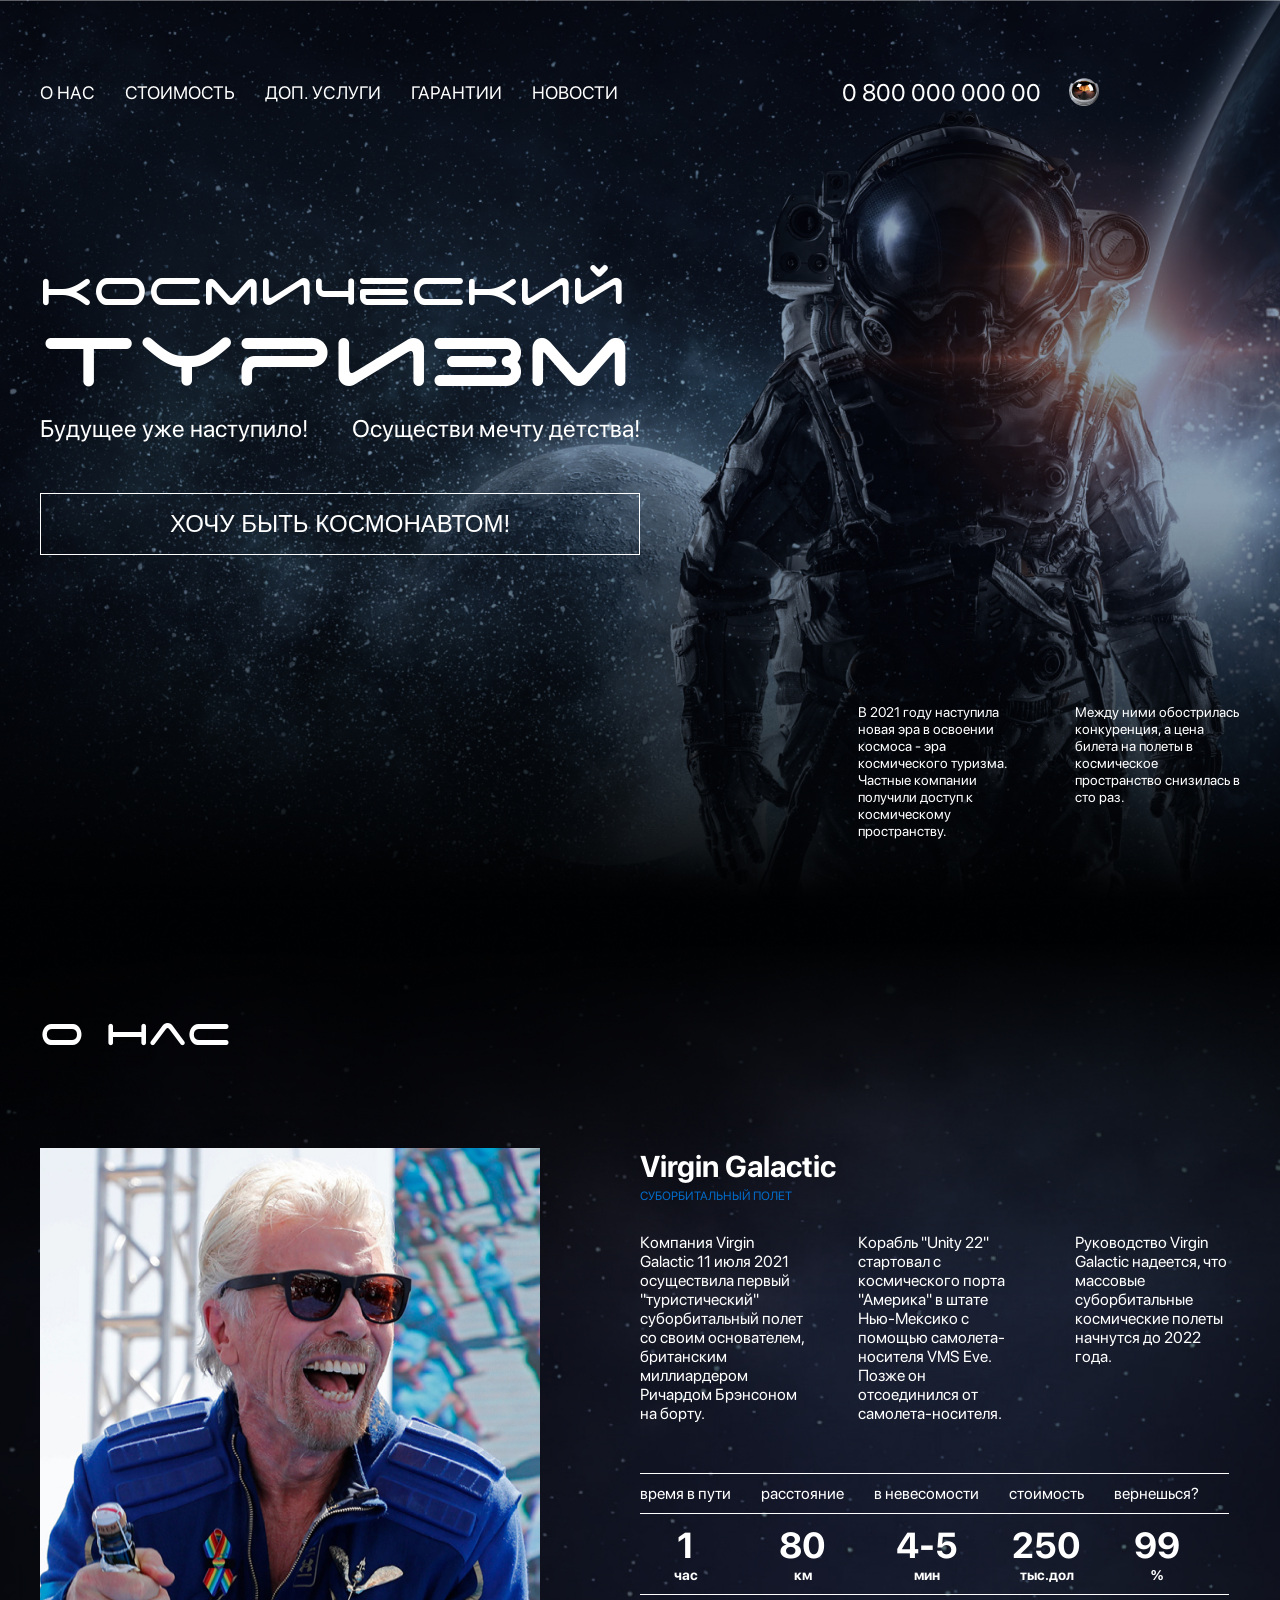
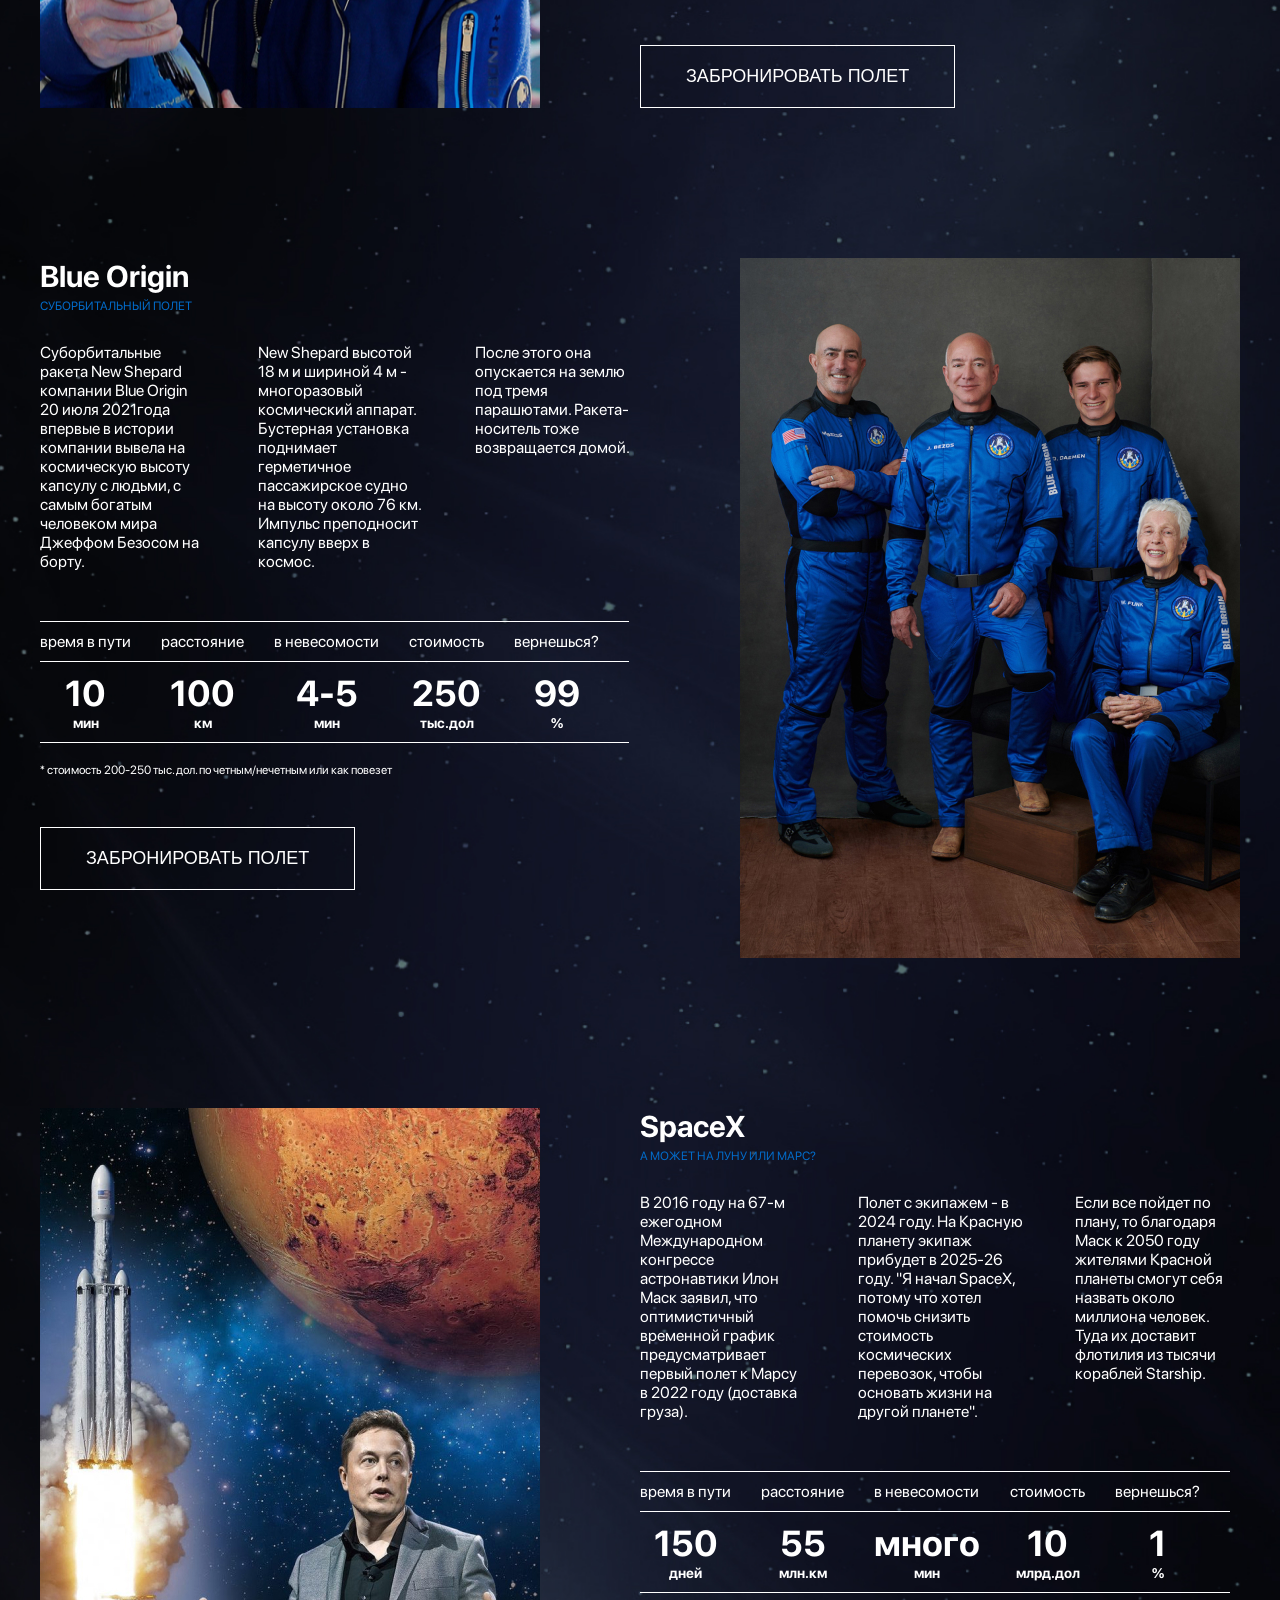
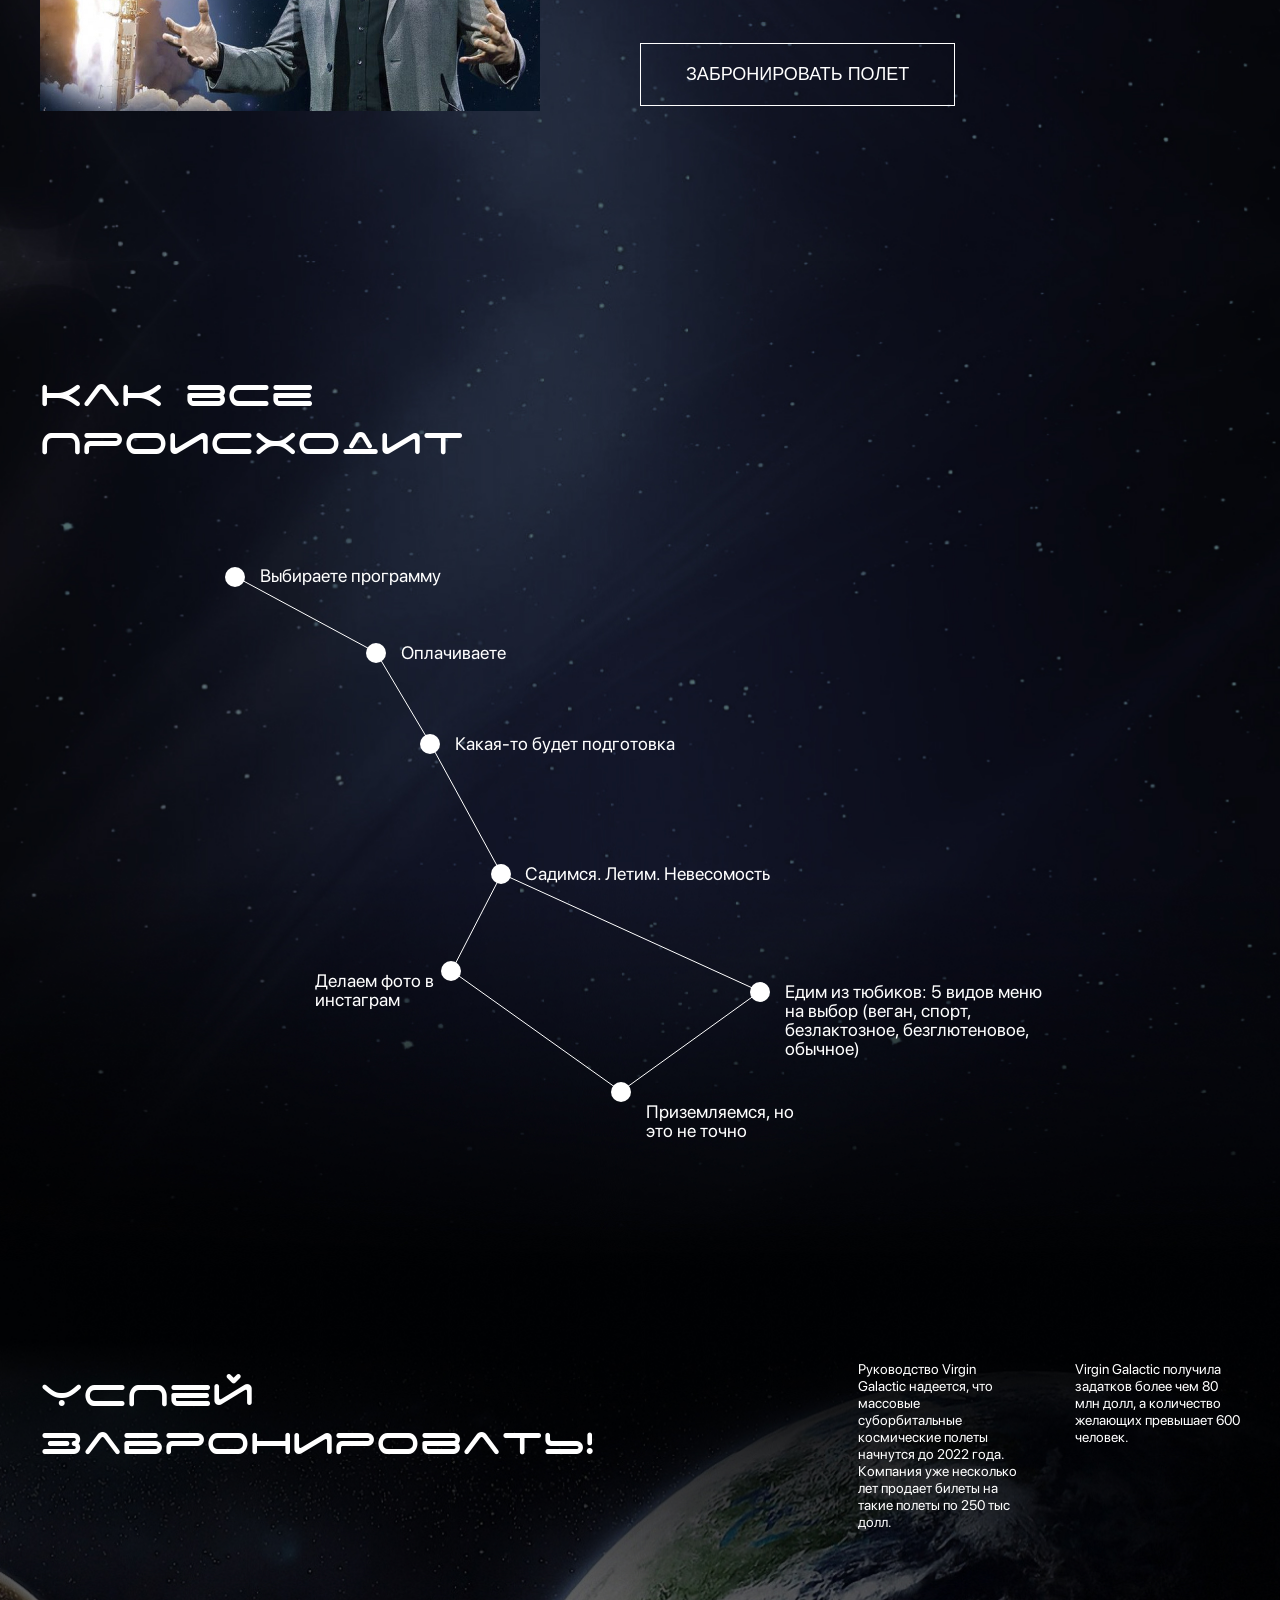
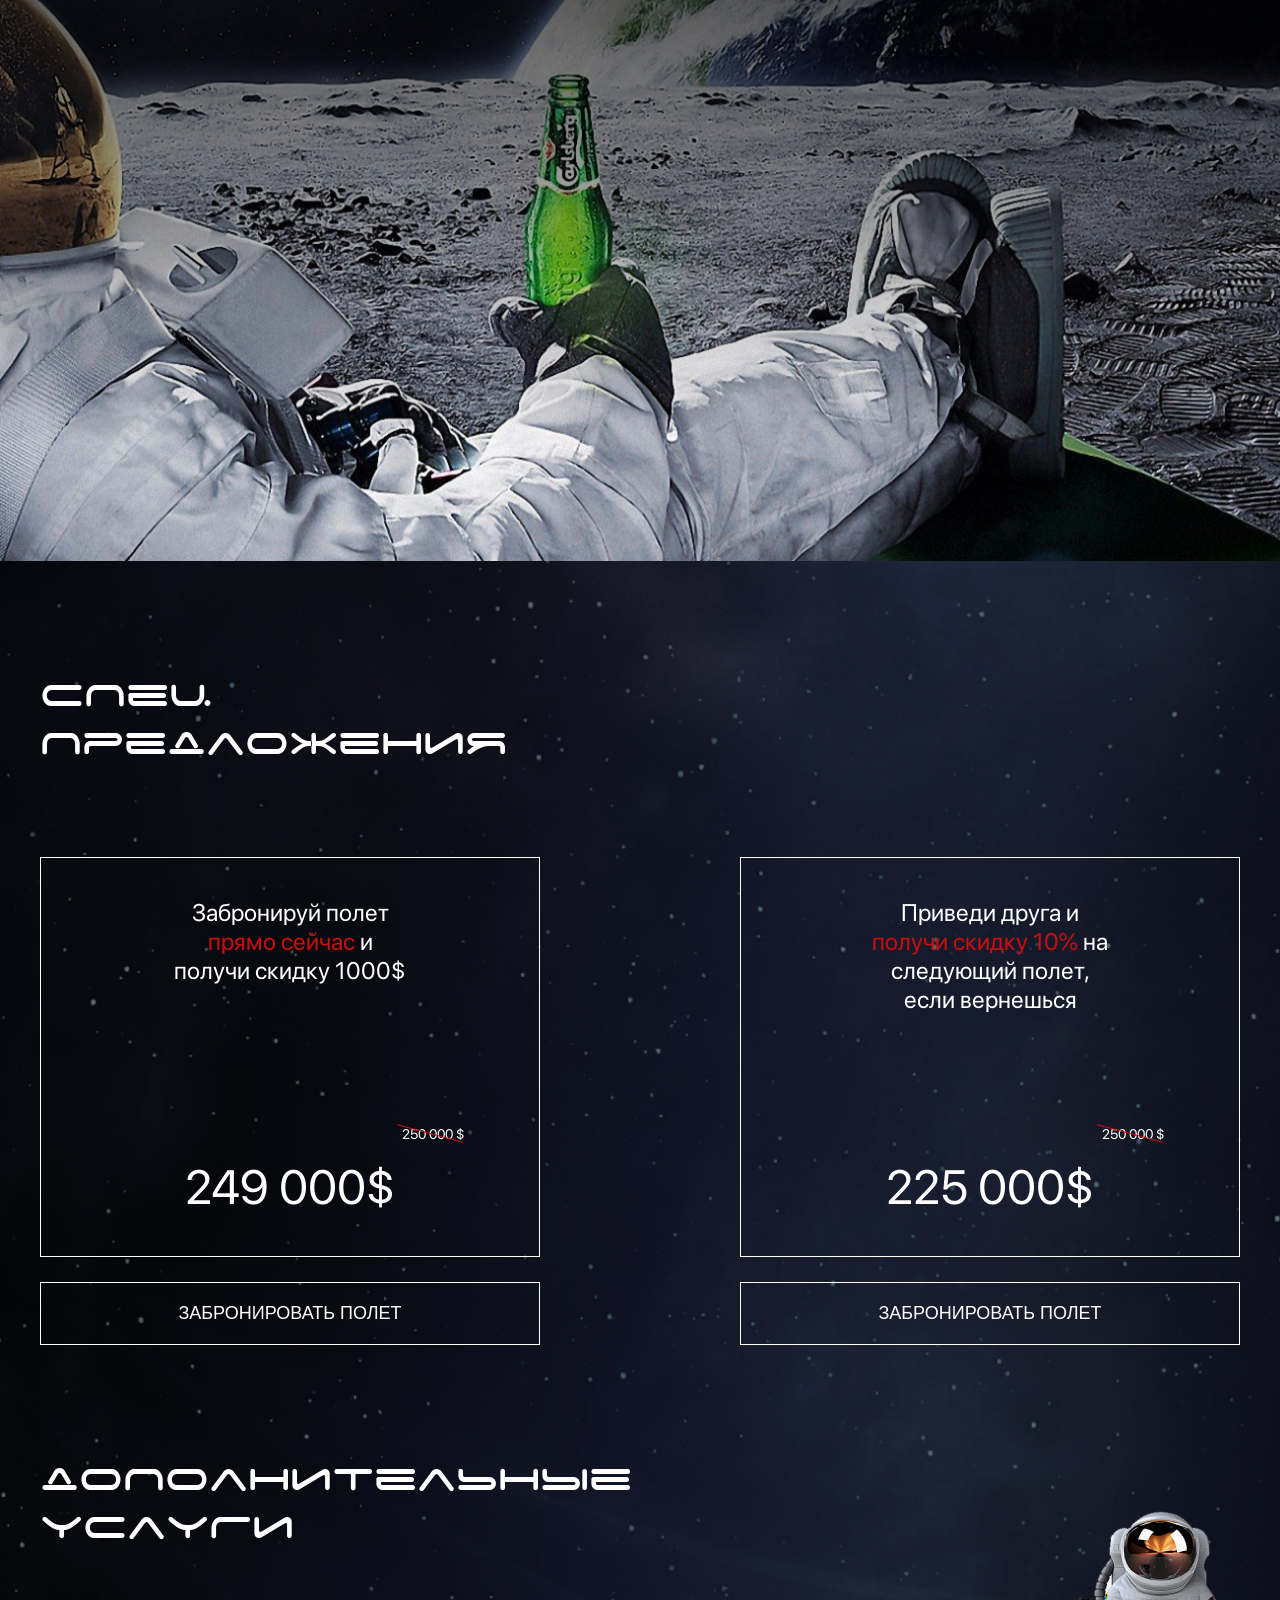
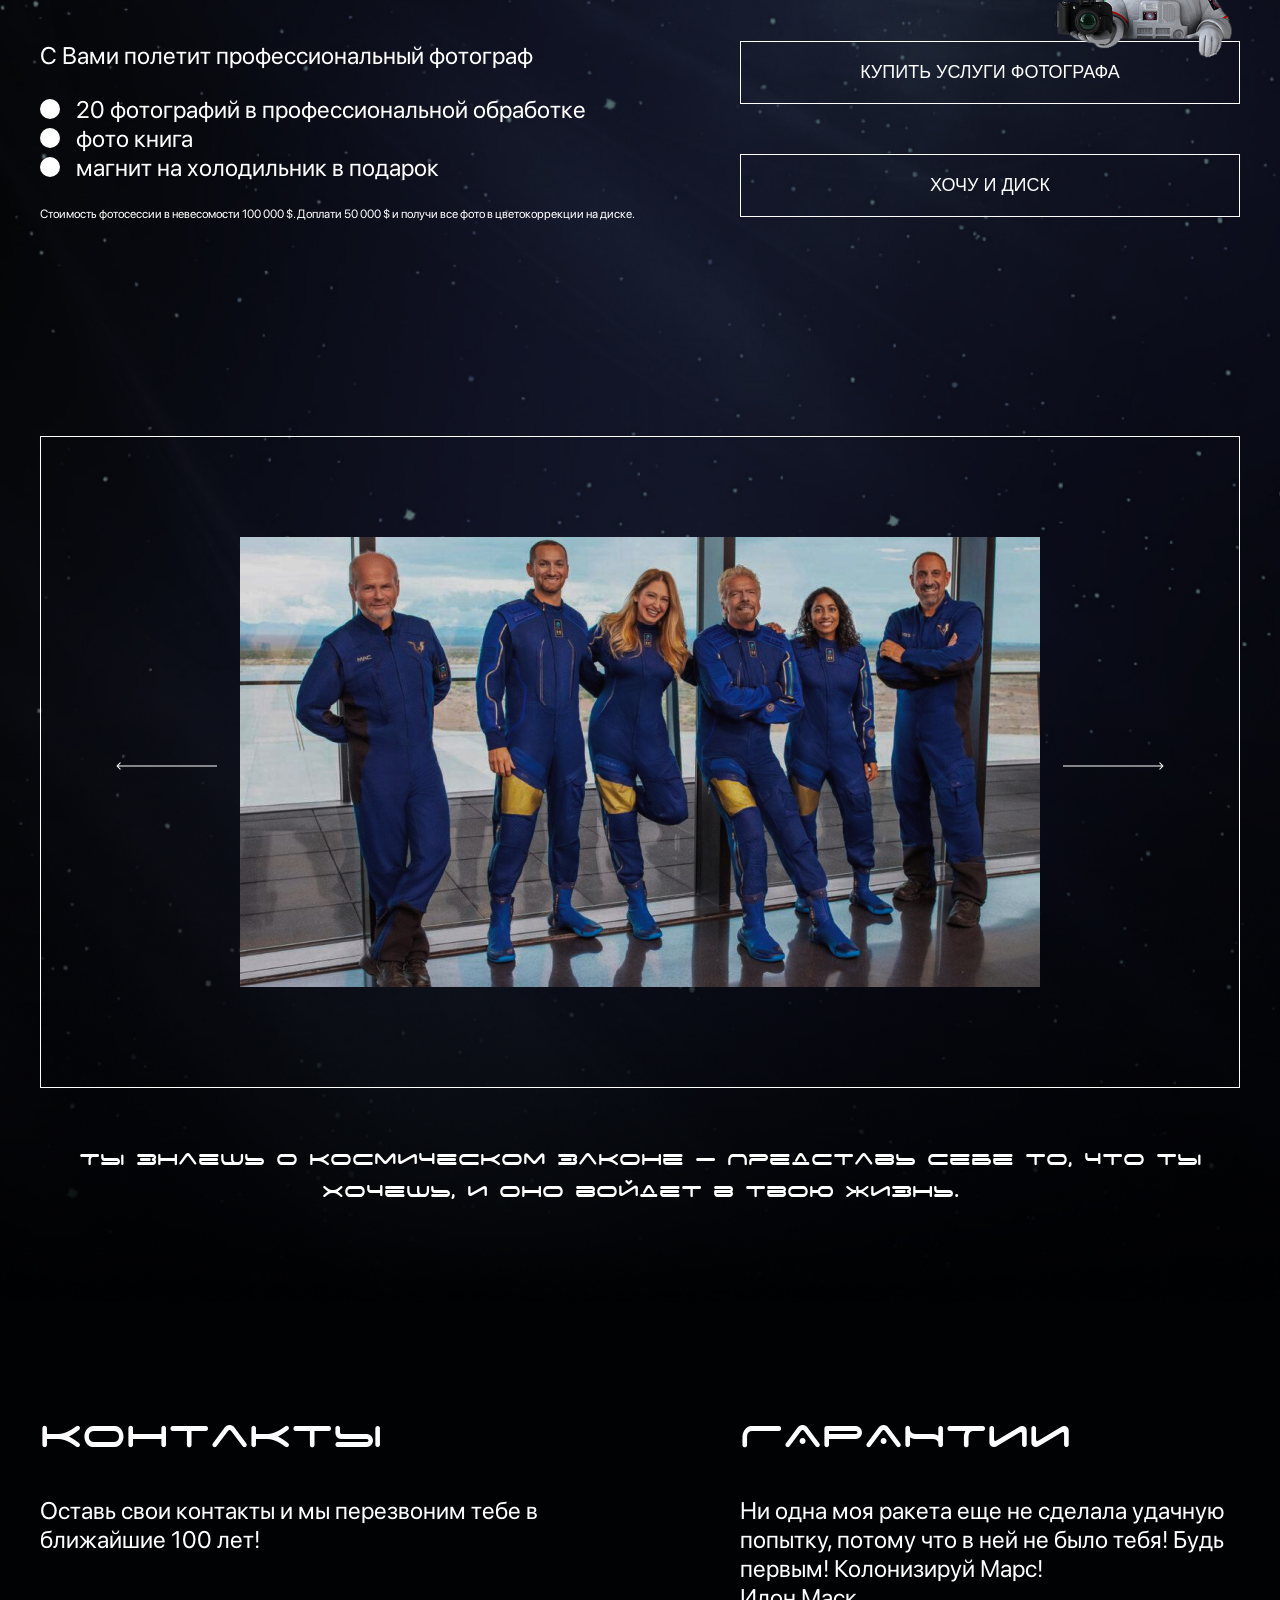
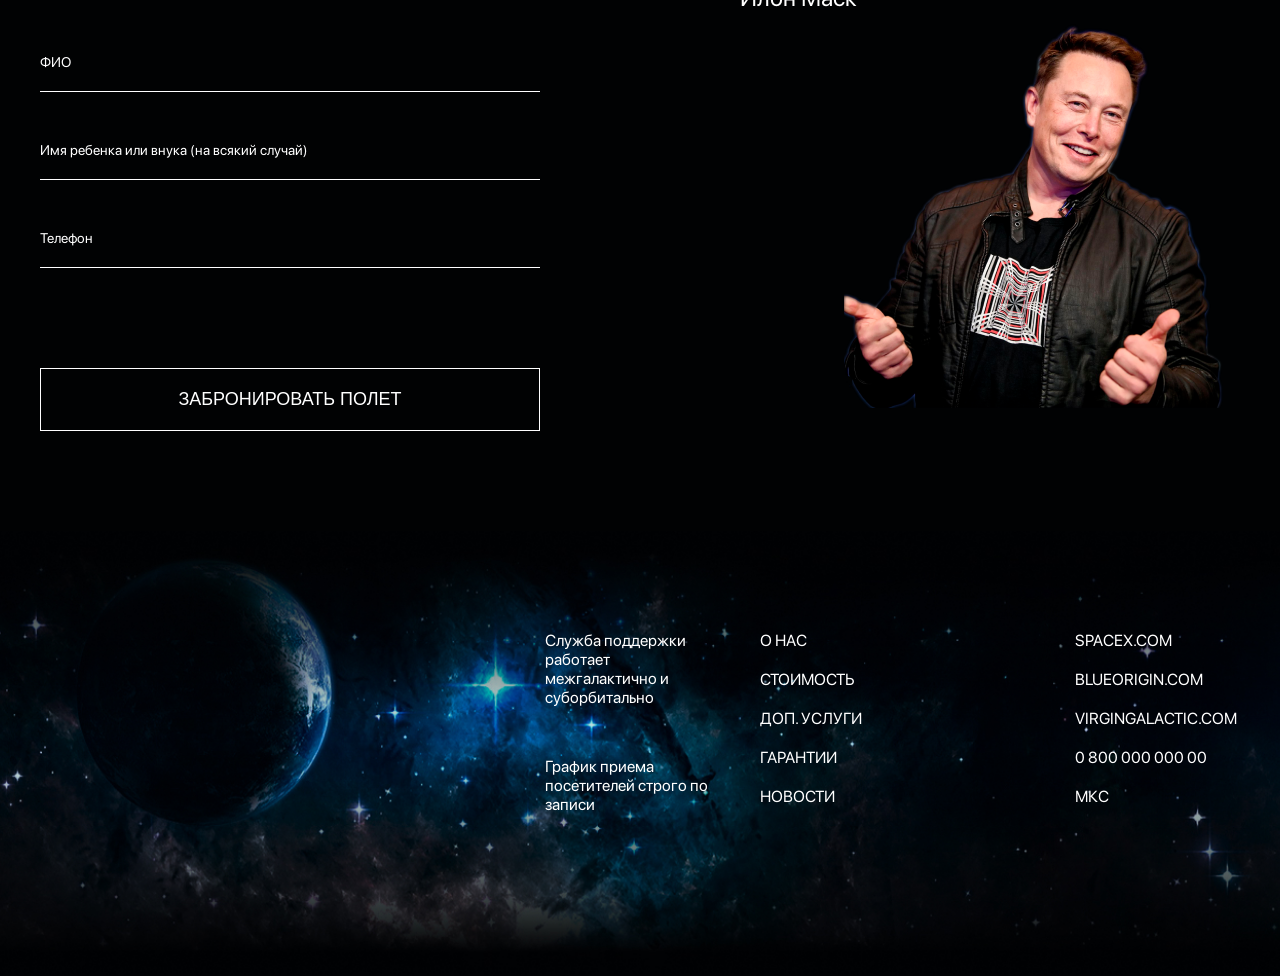
<file: index.html>
<!DOCTYPE html>
<html lang="en">
<head>
  <meta charset="UTF-8">
  <meta name="viewport" content="width=device-width, initial-scale=1.0">
  <meta http-equiv="X-UA-Compatible" content="ie=edge">
  <title>Document</title>
  <link rel="stylesheet" href="css/reset.css">
  <link rel="stylesheet" href="css/slick.css">
  <link rel="stylesheet" href="css/jquery.fancybox.css">
  <link rel="stylesheet" href="css/style.css">
</head>
<body>
    <header class="header">
      <div class="container">
        <div class="header__inner">
          <div class="header__top">
            <nav class="menu">
              <button class="menu-btn">
                <span></span>
              </button>
              <ul class="menu__list">
                <li class="menu__item">
                  <a href="#" class="menu__link">О НАС</a>
                </li>
                <li class="menu__item">
                  <a href="#" class="menu__link">СТОИМОСТЬ</a>
                </li>
                <li class="menu__item">
                  <a href="#" class="menu__link">ДОП. УСЛУГИ</a>
                </li>
                <li class="menu__item">
                  <a href="#" class="menu__link">ГАРАНТИИ</a>
                </li>
                <li class="menu__item">
                  <a href="#" class="menu__link">НОВОСТИ</a>
                </li>
              </ul>
            </nav>
            <a href="tell:08000000000" class="phone">0 800 000 000 00</a>
            <button class="login">
              <img src="images/login.png" alt="login img" class="login__img">
            </button>
          </div>
          <div class="header__content">
            <h1 class="header__title">космический <span>туризм</span></h1>
            <div class="header__text">
              <p class="">Будущее уже наступило!</p>
              <p>Осуществи мечту детства!</p>
            </div>
            <button class="header__btn">Хочу быть космонавтом!</button>
          </div>
          <div class="header__description">
            <p class="header__description-text">В 2021 году наступила новая эра в освоении космоса - эра космического туризма. Частные компании получили доступ к космическому пространству. </p>
            <p class="header__description-text">Между ними обострилась конкуренция, а цена билета на полеты в космическое пространство снизилась в сто раз.</p>
          </div>
        </div>
      </div>
    </header>
    <main class="main">
      <section class="about">
      <div class="container">
        <h2 class="title">
          О нас
        </h2>
        <div class="about__item">
          <img src="images/branson.jpg" alt="img" class="about__img">
          <div class="about__content">
            <h3 class="about__content-title">Virgin Galactic</h3>
            <h5 class="about__content-subtitle">суборбитальный полет</h5>
            <div class="about__content-text">
              <p>Компания Virgin Galactic 11 июля 2021 осуществила первый "туристический" суборбитальный полет со своим основателем, британским миллиардером Ричардом Брэнсоном на борту.</p>
              <p>Корабль "Unity 22" стартовал с космического порта "Америка" в штате Нью-Мексико с помощью самолета-носителя VMS Eve. Позже он отсоединился от самолета-носителя.</p>
              <p>Руководство Virgin Galactic надеется, что массовые суборбитальные космические полеты начнутся до 2022 года.</p>
            </div>
            <table class="about__table">
              <tr class="about__table-tr">
                <td  aria-label="Время в пути" class="about__table-td">время в пути</td>
                <td  aria-label="расстояние"   class="about__table-td">расстояние</td>
                <td  aria-label="в невесомости"  class="about__table-td">в невесомости</td>
                <td  aria-label="стоимость"  class="about__table-td">стоимость</td>
                <td  aria-label="вернешься?"  class="about__table-td">вернешься?</td>
              </tr>
              <tr class="about__table-tr">
                <tr class="about__table-tr">
                  <td aria-label="Время в пути" class="about__table-td">1 <span>час</span></td>
                  <td aria-label="расстояние" class="about__table-td">80 <span>км</span></td>
                  <td aria-label="в невесомости" class="about__table-td">4-5 <span>мин</span></td>
                  <td aria-label="стоимость" class="about__table-td">250 <span>тыс.дол</span></td>
                  <td aria-label="вернешься?"class="about__table-td">99 <span>%</span></td>
                </tr>
              </tr>
            </table>
            <button class="button">
              ЗАБРОНИРОВАТЬ ПОЛЕТ
            </button>
          </div>
        </div>

        <div class="about__item">
          <img src="images/team.jpg" alt="img" class="about__img">
          <div class="about__content">
            <h3 class="about__content-title">Blue Origin</h3>
            <h5 class="about__content-subtitle">суборбитальный полет</h5>
            <div class="about__content-text">
              <p>Суборбитальные ракета New Shepard компании Blue Origin 20 июля 2021года впервые в истории компании вывела на космическую высоту капсулу с людьми, с самым богатым человеком мира Джеффом  Безосом на борту.</p>
              <p>New Shepard высотой 18 м и шириной 4 м - многоразовый космический аппарат. Бустерная установка поднимает герметичное пассажирское судно на высоту около 76 км. Импульс преподносит капсулу вверх в космос. </p>
              <p>После этого она опускается на землю под тремя парашютами. Ракета-носитель тоже возвращается домой.</p>
            </div>
            <table class="about__table">
              <caption class="about__table-caption">* стоимость 200-250 тыс. дол. по четным/нечетным или как повезет</caption>
              <tr class="about__table-tr">
                <td aria-label="Время в пути"  class="about__table-td">время в пути</td>
                <td aria-label="расстояние" class="about__table-td">расстояние</td>
                <td aria-label="в невесомости" class="about__table-td">в невесомости</td>
                <td aria-label="стоимость" class="about__table-td">стоимость</td>
                <td aria-label="вернешься?" class="about__table-td">вернешься?</td>
              </tr>
              <tr class="about__table-tr">
                <tr class="about__table-tr">
                  <td aria-label="Время в пути" class="about__table-td">10 <span>мин</span></td>
                  <td aria-label="расстояние" class="about__table-td">100 <span>км</span></td>
                  <td  aria-label="в невесомости"class="about__table-td">4-5 <span>мин</span></td>
                  <td aria-label="стоимость" class="about__table-td">250 <span>тыс.дол</span></td>
                  <td aria-label="вернешься?" class="about__table-td">99 <span>%</span></td>
                </tr>

              </tr>
              
            </table>
            <button class="button">
              ЗАБРОНИРОВАТЬ ПОЛЕТ
            </button>
          </div>
        </div>

        <div class="about__item">
          <img src="images/King.jpg" alt="img" class="about__img">
          <div class="about__content">
            <h3 class="about__content-title">SpaceX</h3>
            <h5 class="about__content-subtitle">А может на Луну или Марс?</h5>
            <div class="about__content-text">
              <p>В 2016 году на 67-м ежегодном Международном конгрессе астронавтики Илон Маск заявил, что оптимистичный временной график предусматривает первый полет к Марсу в 2022 году (доставка груза).</p>
              <p>Полет с экипажем - в 2024 году.
                На Красную планету экипаж прибудет в 2025-26 году.
                "Я начал SpaceX, потому что хотел помочь снизить стоимость космических перевозок, чтобы основать жизни на другой планете".</p>
              <p>Если все пойдет по плану, то благодаря Маск к 2050 году жителями Красной планеты смогут себя назвать около миллиона человек. Туда их доставит флотилия из тысячи кораблей Starship.</p>
            </div>
            <table class="about__table">
              <tr class="about__table-tr">
                <td aria-label="Время в пути"  class="about__table-td">время в пути</td>
                <td aria-label="расстояние"  class="about__table-td">расстояние</td>
                <td aria-label="в невесомости"  class="about__table-td">в невесомости</td>
                <td aria-label="стоимость"  class="about__table-td">стоимость</td>
                <td aria-label="вернешься?"  class="about__table-td">вернешься?</td>
              </tr>
              <tr class="about__table-tr">
                <tr class="about__table-tr">
                  <td aria-label="Время в пути" class="about__table-td">150 <span>дней</span></td>
                  <td aria-label="расстояние" class="about__table-td">55<span>млн.км</span></td>
                  <td aria-label="в невесомости" class="about__table-td">много<span>мин</span></td>
                  <td aria-label="стоимость" class="about__table-td">10<span>млрд.дол</span></td>
                  <td aria-label="вернешься?" class="about__table-td">1<span>%</span></td>
                </tr>
              </tr>
            </table>
            <button class="button">
              ЗАБРОНИРОВАТЬ ПОЛЕТ
            </button>
          </div>
        </div>
      </div>
    </section>
    <section class="how-to">
      <div class="container">
        <h2 class="title">Как все <br> происходит</h2>
        <div class="how-to__box">
          <svg width="850" height="600" viewBox="0 0 850 600" fill="none" xmlns="http://www.w3.org/2000/svg">
            <line x1="20.2474" y1="19.56552" x2="161.247" y2="95.5655" stroke="white"/>
            <line x1="161.43" y1="95.7448" x2="215.43" y2="186.745" stroke="white"/>
            <line x1="215.439" y1="186.76" x2="286.439" y2="316.76" stroke="white"/>
            <line x1="286.444" y1="317.229" x2="236.444" y2="414.229" stroke="white"/>
            <line x1="286.207" y1="316.545" x2="545.207" y2="434.545" stroke="white"/>
            <line x1="236.29" y1="413.593" x2="406.29" y2="534.593" stroke="white"/>
            <line x1="405.708" y1="534.594" x2="544.708" y2="434.594" stroke="white"/>
            <g>
            <circle cx="20" cy="20" r="10" fill="white"/>
            <text x="45" y="25" fill="white">Выбираете программу</text>
          </g>
          <g>
            <circle cx="161" cy="96" r="10" fill="white"/>
            <text x="186" y="102" fill="white">Оплачиваете</text>
          </g>
          <g>
            <circle cx="215" cy="187" r="10" fill="white"/>
            <text x="240" y="193" fill="white">Какая-то будет подготовка</text>
          </g>
          <g>
            <circle cx="286" cy="317" r="10" fill="white"/>
            <text x="310" y="323" fill="white">Садимся. Летим. Невесомость</text>
          </g>
          <g>
            <circle cx="236" cy="414" r="10" fill="white"/>
            <foreignObject x="100" y="414" width="120" height="80">
              <p>
                Делаем фото в инстаграм
              </p>
            </foreignObject>
          </g>
          <g>
            <circle cx="406" cy="535" r="10" fill="white"/>
            <foreignObject x="431" y="545" width="154" height="70">
              <p>
                Приземляемся, но это не точно
              </p>
            </foreignObject>
          </g>
            <g>
            <circle cx="545" cy="435" r="10" fill="white"/>
            <foreignObject x="570" y="425" width="273" height="100">
              <p>
                Едим из тюбиков: 5 видов меню на выбор (веган, спорт, безлактозное, безглютеновое, обычное)
              </p>
            </foreignObject>
          </g>
            </svg>
            <ul class="how-to__box-list">
              <li class="how-to__box-item">Выбираете программу</li>
              <li class="how-to__box-item">Оплачиваете</li>
              <li class="how-to__box-item">Какая-то будет подготовка</li>
              <li class="how-to__box-item">Садимся. Летим. Невесомость</li>
              <li class="how-to__box-item"> Делаем фото в инстаграм</li>
              <li class="how-to__box-item">Едим из тюбиков: 5 видов меню на выбор (веган, спорт, безлактозное, безглютеновое, обычное)</li>
              <li class="how-to__box-item">Приземляемся, но это не точно</li>
            </ul>
        </div>
      </div>
    </section>
    <section class="to-book">
      <div class="container">
        <div class="to-book__inner">
          <h2 class="title to-book__title">Успей <br> забронировать!</h2>
          <p class="to-book__text">Руководство Virgin Galactic надеется, что массовые суборбитальные космические полеты начнутся до 2022 года. Компания уже несколько лет продает билеты на такие полеты по 250 тыс долл.
          </p>
          <p class="to-book__text">Virgin Galactic получила задатков более чем 80 млн долл, а количество желающих превышает 600 человек.
          </p>
        </div>
      </div>
    </section>
    <section class="info">
    <div class="special-offer">
      <div class="container">
        <h2 class="title">Спец <br>
          предложения</h2>
          <div class="special-offer__inner">
            <div class="special-offer__item">
              <div class="special-offer__item-box">
                <p class="special-offer__item-text">Забронируй полет 
               <span>прямо сейчас</span>  
                  и получи скидку 
                  1000$
                </p>
                <div class="special-offer__price">
                  <p class="special-offer__old-price">250 000 $</p>
                  <p class="special-offer__new-price">249 000$</p>
                </div>
              </div>
              <button class="button special-offer__btn">ЗАБРОНИРОВАТЬ ПОЛЕТ</button>
            </div>
              <div class="special-offer__item">
                <div class="special-offer__item-box">
                  <p class="special-offer__item-text"> 
                 Приведи друга и <span> получи скидку 10% </span>
                 на следующий полет, если вернешься
                  </p>
                  <div class="special-offer__price">
                    <p class="special-offer__old-price">250 000 $</p>
                    <p class="special-offer__new-price">225 000$</p>
                  </div>
                </div>
                <button class="button special-offer__btn">ЗАБРОНИРОВАТЬ ПОЛЕТ</button>
            </div>
      </div>
      </div>
      </div>
      <div class="services">
        <div class="container">
        <h2 class="title services__title">Дополнительные<br>услуги</h2>
          <div class="services__inner">
            <div class="services__box-list">
              <p class="services__list-title">С Вами полетит профессиональный фотограф</p>
              <ul class="services__list">
                <li class="services__list-item">20 фотографий в профессиональной обработке</li>
                <li class="services__list-item">фото книга</li>
                <li class="services__list-item">магнит на холодильник в подарок</li>
              </ul>
              <p class="services__description">Стоимость фотосессии в невесомости 100 000 $.  Доплати 50 000 $ и получи все фото в цветокоррекции на диске.
              </p>
            </div>
            <div class="services__buttons">
              <button class="button services__btn services__btn--first">КУПИТЬ УСЛУГИ ФОТОГРАФА</button>
              <button class="button services__btn">ХОЧУ И ДИСК<button>                                                        
            </div>
          </div>
        </div>
      </div>
      <div class="slider">
        <div class="container">
          <div class="slider__inner">
            <div class="slider__box">
              <div class="slider__box-item">
                <img class="slider__box-img" src="images/slide01.jpg" alt="Photo">
              </div>
              <div class="slider__box-item">
                <img class="slider__box-img" src="images/slide01.jpg" alt="Photo">
              </div>
              <div class="slider__box-item">
                <img class="slider__box-img" src="images/slide01.jpg" alt="Photo">
              </div>
            </div>
          </div>
          <p class="slider__description">Ты знаешь о Космическом законе – представь себе то, что ты хочешь, и оно войдет в твою жизнь.</p>
        </div>
      </div>
    </section>
    <section class="contacts">
      <div class="container">
        <div class="contacts__inner">
          <div class="contacts__box">
            <h2 class="title contacts__title">
              Контакты
            </h2>
            <p class="contacts__box-text">Оставь свои контакты и мы перезвоним тебе в ближайшие 100 лет!</p>
            <form action="" class="contacts__form">
              <input class="contacts__form-input" placeholder="ФИО" type="text">
              <input class="contacts__form-input" placeholder="Имя ребенка или внука (на всякий случай)" type="text">
              <input class="contacts__form-input" placeholder="Телефон" type="tel">
              <button class="button conttacts__btn" type="submit">ЗАБРОНИРОВАТЬ ПОЛЕТ</button>
            </form>
          </div>
          <div class="contacts__guaranties">
            <h2 class="title contacts__title">ГАРАНТИИ</h2>
            <p class="contacts__guaranties-text">
              Ни одна моя ракета еще не сделала удачную попытку, потому что в ней не было тебя!
              Будь первым! Колонизируй Марс!<br>
              Илон Маск
            </p>
            <img class="contacts__guaranties-img" src="images/mask-1.png" alt="">
          </div>
        </div>
      </div>
    </section>
    </main>
    <footer class="footer">
      <div class="container">
        <div class="footer__inner">
        <div class="footer__text">
          <p>Служба поддержки работает межгалактично и суборбитально</p>
          <p>График приема посетителей строго по записи</p>
        </div>
        <ul class="footer__menu">
          <li class="footer__menu-item">
            <a href="#" class="footer__menu-link">О НАС</a>
          </li>
          <li class="footer__menu-item">
            <a href="#" class="footer__menu-link">СТОИМОСТЬ</a>
          </li>
          <li class="footer__menu-item">
            <a href="#" class="footer__menu-link">ДОП. УСЛУГИ</a>
          </li>
          <li class="footer__menu-item">
            <a href="#" class="footer__menu-link">ГАРАНТИИ</a>
          </li>
          <li class="footer__menu-item">
            <a href="#" class="footer__menu-link">НОВОСТИ</a>
          </li>
        </ul>

        <ul class="footer__links">
          <li class="footer__links-item">
            <a href="#" class="footer__links-link">spacex.com</a>
          </li>
          <li class="footer__links-item">
            <a href="#" class="footer__links-link">blueorigin.com</a>
          </li>
          <li class="footer__links-item">
            <a href="#" class="footer__links-link">virgingalactic.com</a>
          </li>
          <li class="footer__links-item">
            <a href="tel:080000000000" class="footer__links-link">0 800 000 000 00</a>
          </li>
          <li class="footer__links-item">
            <a href="#" class="footer__links-link">МКС</a>
          </li>
        </ul>
      </div>
      </div>
    </footer>

  <script src="https://ajax.googleapis.com/ajax/libs/jquery/3.4.1/jquery.min.js"></script>
  <script src="js/slick.min.js"></script>
  <script src="js/jquery.fancybox.min.js"></script>
  <script src="js/main.js"></script>
</body>
</html>
</file>
<file: css/style.css>
*,
*::after,
*::before{
   box-sizing: border-box;
}
@font-face {
   font-family: 'sf-pro-display';
   src: url('../fonts/SF-Pro-Display-Regular.woff2') format('woff2'),
       url('../fonts/SF-Pro-Display-Regular.woff') format('woff');
   font-style: normal;
   font-weight: normal;
   font-display: swap;
}
@font-face {
   font-family: 'sf-pro-display';
   src: url('../fonts/SF-Pro-Display-Bold.woff2') format('woff2'),
       url('../fonts/SF-Pro-Display-Bold.woff') format('woff');
   font-style: normal;
   font-weight: bold;
   font-display: swap;
}
@font-face {
   font-family: 'spaceagecyrillic';
   src: url('../fonts/spaceagecyrillic-regular.woff2') format('woff2'),
       url('../fonts/spaceagecyrillic-regular.woff') format('woff');
   font-style: normal;
   font-weight: normal;
   font-display: swap;
}
a{
   color: inherit;
   text-decoration: none;
}
button{
   border: none;
   background-color: transparent;
   cursor: pointer;
   color: inherit;
}
body{
   font-family: 'sf-pro-display';
   color: #fff;
   font-size: 16px;
   line-height: 19px;
   font-weight: 400;
}
.container{
   max-width: 1220px;
   margin: 0 auto;
   padding: 0 10px;
}

.title{
   font-family: 'spaceagecyrillic';
   padding: 100px 0;
   font-size: 48px;
   line-height: 48px;
   font-weight: 400;
}

.button{
   text-transform: uppercase;
   border: 1px solid #fff;
   font-size: 18px;
   line-height: 21px;
   padding: 20px 45px;
}
.header{
   background-image: url('../images/header-bg.jpg');
   background-repeat: no-repeat;
   background-size: cover;
   background-position: center;
}

.header__inner{
   display: flex;
   flex-direction: column;
   justify-content: space-between;
   min-height: 100vh;
}

.header__top{
   display: flex;
   justify-content: space-between;
   align-items: center;
   padding: 75px 0 30px;
}

.menu__list{
   display: flex;
}

.menu__item{
   margin-right: 30px;
}

.menu__link{
   text-transform: uppercase;
   font-size: 18px;
   line-height: 21px;
   transition: color .5s;
}

.menu__link:hover{
   color: #CB0E0E;
}

.phone{
   font-size: 24px;
   line-height: 29px;
   margin-left: auto;
}

.login{
   margin-left: 22px;
   margin-right: 135px;
}
.header__content{
   max-width: 600px;
}

.header__title{
   font-family: 'spaceagecyrillic';
   font-size: 60px;
   line-height: 60px; 
   font-weight: 400;
   margin-bottom: 20px;
}

.header__title span{
   font-size: 110px;
}

.header__text{
   font-size: 24px;
   display: flex;
   line-height: 29px;
   justify-content: space-between;
   flex-wrap: wrap;
   margin-bottom: 50px;
}

.header__btn{
   font-size: 24px;
   line-height: 29px;
   text-transform: uppercase;
   text-align: center;
   width: 100%;
   border: 1px solid #fff;
   padding: 15px 10px 16px;
}

.header__description{
   display: flex;
   justify-content: flex-end;
   margin-top: 40px;
   margin-bottom: 5%;
}

.header__description-text{
   width: 165px;
   font-size: 14px;
   line-height: 17px;
}

.header__description-text + .header__description-text{
   margin-left: 52px;
}

.about{
   background-image: url('../images/oooo.jpg');
   background-repeat: no-repeat;
   background-size: cover;
   background-position: center;
}

.about__item{
   display: flex;
   justify-content: space-between;
   flex-wrap: wrap;
   padding-bottom: 150px;
}

.about__item:nth-child(odd){
   flex-direction: row-reverse;
}

.about__img{
   max-width: 100%;
}

.about__content{
   width: 600px;
}

.about__content-title{
   font-size: 30px;
   line-height: 36px;
   font-weight: 700;
   margin-bottom: 5px;
}

.about__content-subtitle{
   font-size: 12px;
   line-height: 14px;
   font-weight: 400;
   color: #036CCA;
   margin-bottom: 30px;
   text-transform: uppercase;
}

.about__content-text{
  display: flex;
  justify-content: space-between;
  margin-bottom: 50px;
}

.about__content-text p{
   width: 165px;
}

.about__table{
   margin-bottom: 50px;
}

.about__table-tr + .about__table-tr{
   font-size: 36px;
   line-height: 43px;
   font-weight: bold;
   text-align: center;
}

.about__table-tr{
   border: 1px solid #fff;
   border-left: none;
   border-right: none;
}

.about__table-td{
   padding: 10px 30px 10px 0;
}

.about__table-td span{
   font-size: 14px;
   line-height: 17px;
   display: block;
}

.about__table-caption{
   caption-side: bottom;
   text-align: left;
   margin-top: 20px;
   font-size: 12px;
   line-height: 14px;
}

.how-to{
   background: url(../images/star-bg.jpg);
   background-repeat: no-repeat;
   background-size: cover;
   background-position: top center;
   padding-bottom: 100px;
}

.how-to__box{
   text-align: center;
}
.how-to__box circle,
.how-to__box text,
foreignObject{
   transition: all .5s;
   cursor: pointer;
   font-size: 18px;
}

.how-to__box g:hover circle{
   right:20px;
   fill: #036CCA;
}

.how-to__box g:hover text{
   fill: #036CCA;
   font-size: 36px;
}

.how-to__box g:hover foreignObject{
   color: #036CCA;
   font-size: 22px;
}


foreignObject{
   text-align: left;
}

.to-book{
   background-image: url(../images/to-bookbg.jpg);
   background-repeat: no-repeat;
   background-position: top center;
   background-size: cover;
   min-height: 100vh;
}

.to-book__inner{
   display: flex;
   justify-content: space-between;
}

.to-book__text{
   width: 165px;
   font-size: 14px;
   line-height: 17px;
   margin-left: auto;
   margin-right: 52px;
   margin-top: 100px;
}

.to-book__text +.to-book__text{
   margin-right: 0;
   margin-left: 0;
}

.info{
   background-image: url(../images/info-bg.jpg);
   background-repeat: no-repeat;
   background-position: top center;
   background-size: cover;
   padding-bottom: 100px;
}

.special-offer__inner{
   display: flex;
   justify-content: space-between;
}

.special-offer__item{
 width: 500px;
 
}


.special-offer__item-box{
   border: 1px solid #fff;
   padding: 40px 75px;
   text-align: center;
   margin-bottom: 25px;
   display: flex;
   flex-direction: column;
   justify-content: space-between;
   min-height:400px;
}

.special-offer__item-text{
   font-size: 24px;
   line-height: 29px;
   width: 236px;
   margin: 0 auto;
}

.special-offer__item-text span{
   color: #CB0E0E;
}

.special-offer__old-price{
      text-align: right;
      font-size: 14px;
      line-height: 17px;
      margin-bottom: 16px;
      position: relative;
}

.special-offer__old-price::before{
   content: "";
   position: absolute;
   width: 68px;
   height: 1px;
   background-color: #CB0E0E;
   top: 7px;
   right:0; 
   transform: rotate(15deg);
}

.special-offer__new-price{
   font-size: 48px;
   line-height: 57px;
}

.special-offer__btn{
   width: 100%;
}

.services{
   padding-bottom: 200px;
}

.services__inner{
   display: flex;
   justify-content: space-between;
}

.services__box-list{
   width: 620px;
   margin-right: 80px;
   font-size: 24px;
   line-height: 29px;
}

.services__list-title{
   margin-bottom: 25px;
}

.services__list{
   list-style: none;
   margin-bottom: 25px;
}

.services__list-item{
   padding-left: 36px;
   position: relative;
}

.services__list-item::before{
   content: '';
   position: absolute;
   width: 20px;
   height: 20px;
   background-color: #fff;
   border-radius: 50%;
   left: 0;
   top: 4px;
}

.services__description{
   font-size: 12px;
   line-height: 14px;
}

.services__buttons{
   width: 500px;
}

.services__btn{
   width: 100%;
}

.services__btn--first{
   margin-bottom: 50px;
   position: relative;
}

.services__btn--first::before{
   content: '';
   position: absolute;
   right: 0;
   bottom: 43px;
   width: 192px;
   height: 150px;
   background-image: url('../images/button-1.png');
}

.slider{
   text-align: center;
}

.slider__inner{
   margin-bottom: 50px;
   border: 1px solid #fff;
   padding: 100px 0;
}

.slider__description{
   font-family: 'spaceagecyrillic';
   font-size: 24px;
   line-height: 32px;
}

.slider__box-img{
   margin: 0 auto;
}

.slider__arrow{
   cursor: pointer;
   position: absolute;
   top: 50%;
   z-index: 5;
}

.slider__arrow-left{
   left: 75px;
}

.slider__arrow-right{
   right:75px;
}

.contacts{
   background-color: #010203 ;
   padding-bottom: 100px;
}

.contacts__inner{
   display: flex;
   justify-content: space-between;
}

.contacts__box{
   width: 500px;
}

.contacts__box-text{
   font-size: 24px;
   line-height: 29px; 
   margin-bottom: 80px;
}

.contacts__title{
   padding-bottom: 46px;
}

.contacts__form-input{
   background-color: #010203;
   border:none;
   border-bottom: 1px solid #fff;  
   margin-bottom: 30px;
   color: #fff;
   font-family: 'sf-pro-display';
   font-size: 14px;
   line-height: 17px;
   padding: 20px 0;
   width: 100%;
}

.contacts__form-input::placeholder{
   color: #fff;
   font-family: 'sf-pro-display';
   font-size: 14px;
   line-height: 17px;
}

.conttacts__btn{
   margin-top: 70px;
   width: 100%;
}

.contacts__guaranties{
   width: 500px;
}

.contacts__guaranties-text{
   font-size: 24px;
   line-height: 29px;
}

.contacts__guaranties-img{
   display: flex;
   justify-content: flex-end;
   margin-left: auto;
}

.footer{
   background-image: url(../images/footer.jpg);
   background-repeat: no-repeat;
   background-size: cover;
   background-position: top center; 
   padding: 100px 0 150px; 
}
.footer__inner{
   display: flex;
   justify-content: flex-end;
}
.footer__text {
   width: 165px;
   margin-right: 50px;
}
.footer__text p + p{
   margin-top: 50px;
}
.footer__menu {
   list-style: none;
   width: 120px;
   margin-right: 195px;
}
.footer__menu-item,
.footer__links-item{
   margin-bottom: 20px;
}

.footer__menu-link,
.footer__links-link {
   text-transform: uppercase;
   transition: color .5s;
}
.footer__menu-link:hover,
.footer__links-link:hover{
   color: #CB0E0E;
}
.footer__links {
   list-style: none;
   width: 165px;
}

.menu-btn{
   display: none;
   width: 40px;
   position: relative;
   padding: 0;
   z-index: 20;
   height: 30px;
}

.menu-btn span{
   display: block;
   height: 2px;
   background-color: #fff;
   position: relative;
}

.menu-btn span::before{
   top: -10px;
}
.menu-btn span::after{
   top: 10px;
}

.menu-btn span::before,
.menu-btn span::after{
   content: '';
   width: 40px;
   height: 2px;
   background-color: #fff;
   position: absolute;
   left: 0;
}

.how-to__box-list{
   display: none;
}

@media(max-width:1160px){
   .about__item{
      display: block;
   }

}

@media(max-width:1050px){
   .special-offer__inner{
      display: block;
   }
   .special-offer__item{
      width: 100%;
   }
   .special-offer__btn{
      margin-bottom: 20px;
   }
   .contacts__inner{
      display: block;
   }
   .contacts__box{
      width: 100%;
   }
   .contacts__guaranties{
      margin: 0 auto;
   }
}

@media(max-width:1024px){
   .login{
      margin-right: 0;
   }
   .about__content{
      width: 100%;
   }
   .about__content-text{
      display: block;
   }
   .about__content-text p{
      width: 100%;
      margin-bottom: 20px;
   }
   .about__img{
      margin-bottom: 50px;
   }
   .about{
      text-align: center;
   }
   .about__table{
      width: 100%;
   }
   .to-book__inner{
      display: block;
   }
   .to-book__text{
      width: 100%;
      margin-top: 0;
      margin-left: 0;
      margin-right: 0;
      margin-bottom: 30px;
   }
}

@media(max-width:895px){
   .header__top{
      padding-top: 30px;
   }
   .menu-btn{
      display: block;
   }
   .menu__list{
      transform: translateY(-150%);
      transition: all .5s;
      display: block;
      position: absolute;
      top: 0;
      left: 0;
      background-color: #010203;
      padding-top: 90px;
      padding-bottom: 30px;
      width: 100%;
      right: 0;
      text-align: center;
   }
   .menu__list.active{
      transform: translateY(0);
   }
   .menu__item{
      padding: 15px 0;
   }
   .menu__link{
      display: block;
   }

   .phone,.login{
      position: relative;
      z-index: 20;
   }
   .header__content{
      margin: 0 auto;
   }
   .header__description{
      justify-content: center;
   }
   .header{
      background-position: center right;
   }
   .how-to__box svg{
      display: none;
     
   }
   .how-to__box-list{
      display: block;
      list-style: none;
   }
   .how-to__box-item{
      text-align: left;
      padding-bottom: 30px;
      padding-left: 20px;
      margin-left: 20px;
      position: relative;
      border-left: 1px solid #fff;
   }
   .how-to__box-item:last-child{
      border-left: none;
   }
   .how-to__box-item::before{
      content: '';
      position: absolute;
      left: -10px;
      top: 0;
      width: 20px;
      height: 20px;
      border-radius: 50%;
      background-color: #fff;
   }
   .services__inner{
      display: block;
   }
   .services__box-list{
      width: 100%;
      margin-right: 0;
      margin-bottom: 170px;
 }
   .services__buttons{
    max-width: 500px;
    width: auto;
    margin: 0 auto;
 }
 .slider__box-item img{
   width: 100%;
 }
}

@media(max-width:700px){
   .services{
      padding-bottom: 50px;
   }
   .slider__inner{
      padding: 0;
   }
   .slider__description{
      font-size: 18px;
      line-height: 24px;
   }
   .info{
      padding-bottom: 50px;
   }
}

@media(max-width:640px){
   .header__title {
      font-size: 34px;
      line-height: 30px;
   }
   .header__title span{
      font-size: 70px;
      line-height: 30px;
      display: block;
   }
   .header__content{
      text-align: center;
   }
   .header__text{
      justify-content: center;
      font-size: 18px;
   }
   .header__text p{
      padding: 0 10px;
   }
   .header__btn{
      font-size: 18px;
      line-height: 24px;
      text-align: center;
      width: 60%;
   }
   .header__description{
      display: block;
   }
   .header__description-text{
      width: 100%;
      text-align: center;
   }
   .header__description-text + .header__description-text{
      margin-left: 0;
      margin-top: 20px;
   }
   .title{
      padding: 50px 0;
      font-size: 38px;
      line-height: 38px;
   }
   .about__item{
      padding-bottom: 50px;
   }
   .about__table-tr:first-child{
      display: none;
   }
   .about__table-td{
      display: block;
      text-align: right;
      border-bottom: 1px solid #fff;
   }
   .about__table-td:last-child{
      border: none;
   }
   .about__table-td span{
      display: inline-block;
   }
   .about__table-td::before{
      content: attr(aria-label);
      float: left;
   }
   .about__table-tr + .about__table-tr{
      font-size: 20px;
      line-height: 22px;
      font-weight: 400;
   }
   .to-book{
   background-position: top left;
   }
   .contacts__guaranties-img{
      max-width: 100%;
   }
   .contacts__guaranties{
      width: 100%;
   }
   .services__title{
      font-size: 35px;
   }
}

@media(max-width:570px){
   .footer__inner{
      display: block;
   }
   .footer__text{
      width: 100%;
      margin-right: 0;
   }
   .footer__text p + p{
      margin-top: 10px;
      margin-bottom: 30px;
   }
   .footer__menu,
   .footer__links{
      margin-right: 0;
      width: 100%;
   }
   .footer__menu{
      margin-bottom: 50px;
   }
   .footer{
      text-align: center;
      padding-bottom: 100px;
   }
}

@media(max-width:480px){
   .title{
      font-size: 28px;
      line-height: 28px;
   }
   .to-book__inner h2{
      font-size: 25px;
   }
   .special-offer__new-price{
      font-size: 34px;
      line-height: 44px;
   }
   .services__box-list{
      font-size: 18px;
      line-height: 26px;
   }
   .special-offer__item-box{
      padding: 20px 10px;
   }
   .services__title,
   .services__title{
      font-size: 23px;
   }
   .slider__arrow{
      display: none;
   }
   .contacts__guaranties-text{
      font-size: 20px;
      line-height: 26px;
   }

}
@media(max-width:375px){
   .services__btn--first::before{
      bottom: 63px;
   }
}
@media(max-width:360px){
   .header__top{
      flex-wrap: wrap;
   }
   .phone{
      width: 100%;
      margin-right: auto;
      margin-top: 20px;
      text-align: center;
   }
   .menu,
   .login{
      order: -1;
   }
   .menu__list{
      padding-top: 110px;
   }
   .header__title{
      font-size: 28px;
   }
   .header__title span{ 
      font-size: 32px;
   }
   .header__btn{
      font-size: 16px;
      width: 100%;
   }
}
</file>
